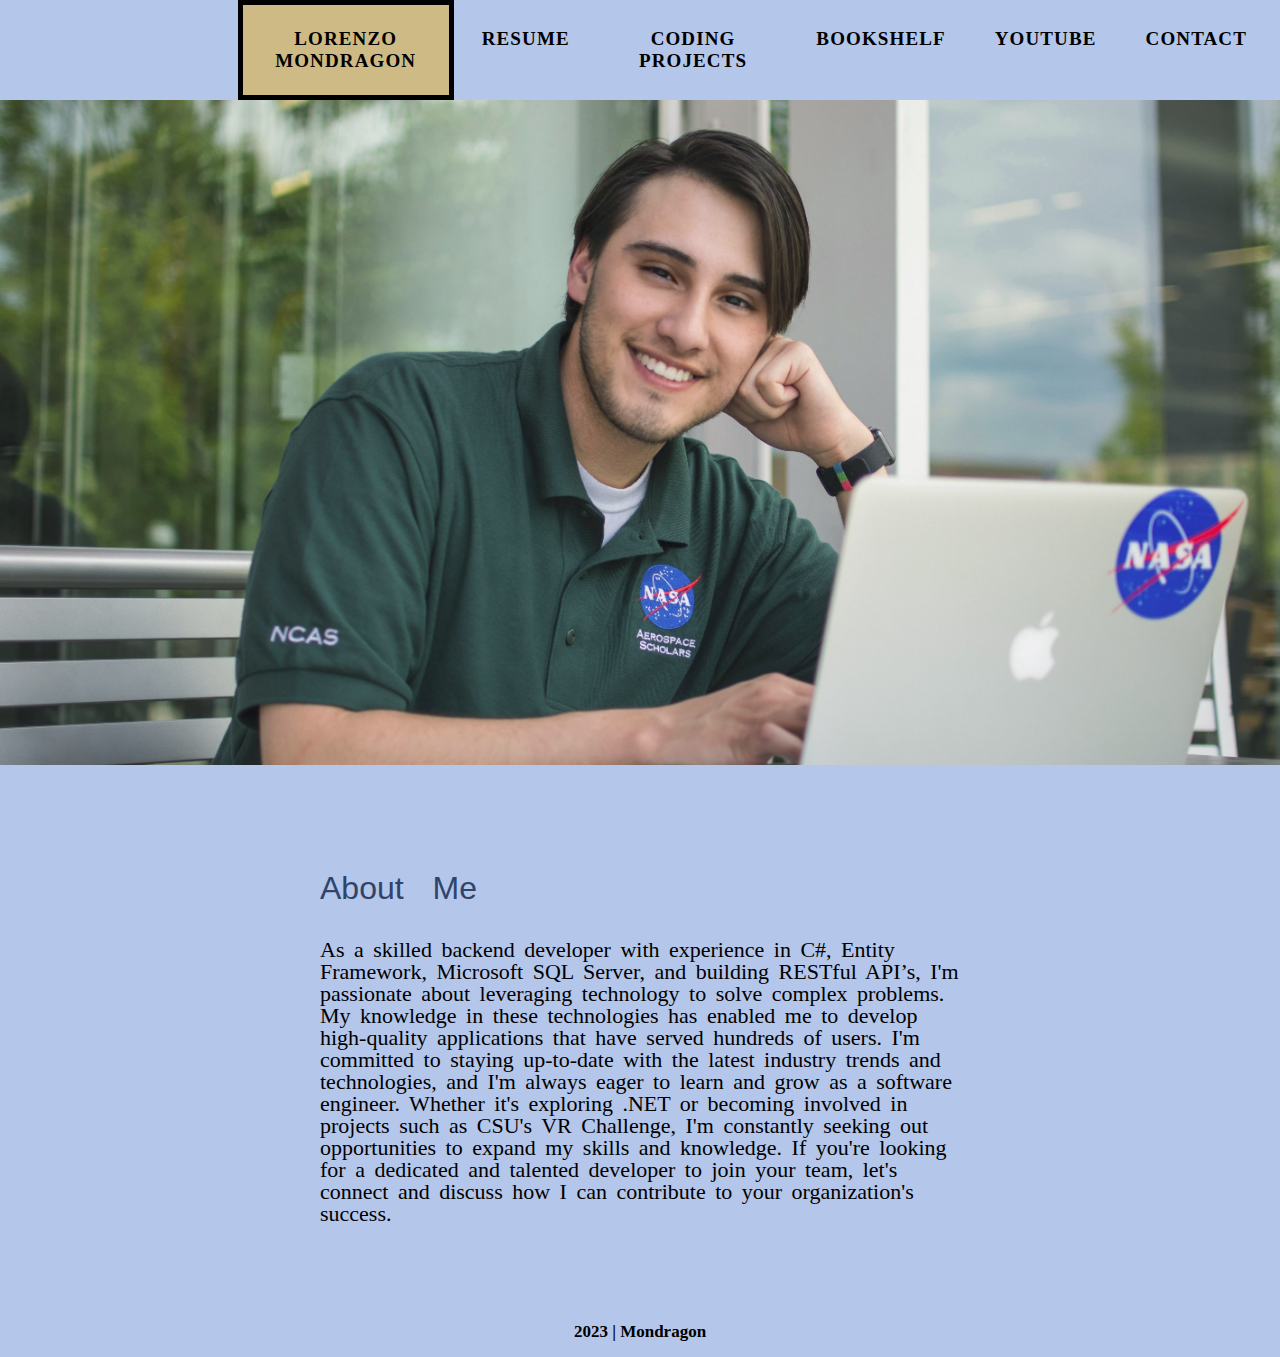
<file: index.html>
<!DOCTYPE html>
<html lang="en">
<head>
    <meta charset="UTF-8">
    <title>Lorenzo Mondragon</title>
    <meta name="description" content="Lorenzo Mondragon is a Web Developer and Student based in Fort Collins, CO">
    <meta name="keywords" content="Developer, Software, Colorado">
    <meta name="author" content="Lorenzo Mondragon">
    <meta name="viewport" content="width=device-width, initial-scale=1.0">
    <link rel="stylesheet" type="text/css" href="css/style.css">
    <link rel="stylesheet" href="https://cdnjs.cloudflare.com/ajax/libs/font-awesome/4.7.0/css/font-awesome.min.css">
</head>
<body>
<div class="topnav" id="myTopnav">
    <div class="name">
        <a href="index.html" class="active">Lorenzo Mondragon</a>
    </div>
    <a href="resume/index.html">Resume</a>
    <a href="projects/index.html">Coding Projects</a>
    <a href="bookshelf/index.html">Bookshelf</a>
    <a href="youtube/index.html">YouTube</a>
    <a href="contact/index.html">Contact</a>
    <a href="javascript:void(0);" class="icon" onclick="myFunction()">
        <i class="fa fa-bars"></i>
    </a>
</div>
    <div class="content">
        <div class="hero-image">
            <img src="images/lorenzo-mondragon-headshot.jpg" alt="Headshot of Lorenzo wearing a NASA polo">
        </div>
        <main>
            <h1>About Me</h1>
            <p>As a skilled backend developer with experience in C#, Entity Framework, Microsoft SQL Server, and building RESTful API’s, I'm passionate about leveraging technology to solve complex problems. My knowledge in these technologies has enabled me to develop high-quality applications that have served hundreds of users.
                I'm committed to staying up-to-date with the latest industry trends and technologies, and I'm always eager to learn and grow as a software engineer. Whether it's exploring .NET or becoming involved in projects such as CSU's VR Challenge, I'm constantly seeking out opportunities to expand my skills and knowledge.
                If you're looking for a dedicated and talented developer to join your team, let's connect and discuss how I can contribute to your organization's success.
                </p>
        </main>
    </div>
    <footer>
        <p>2023 | Mondragon</p>
    </footer>
    <script>
        function myFunction() {
            var x = document.getElementById("myTopnav");
            if (x.className === "topnav") {
              x.className += "responsive";
            } else {
              x.className = "topnav";
            }
          }
    </script>
</body>    
</html>
</file>
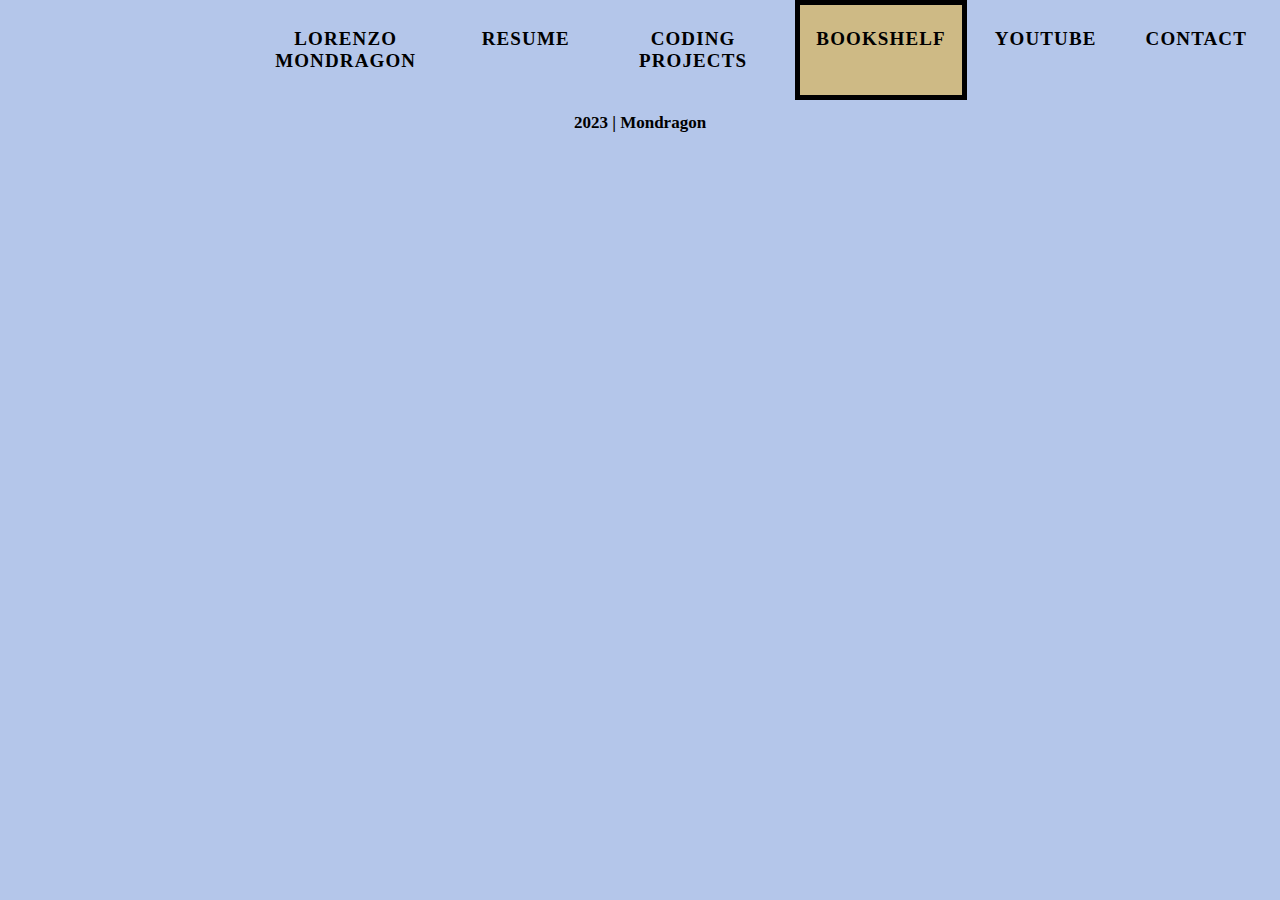
<file: bookshelf/index.html>
<!DOCTYPE html>
<html lang="en">
<head>
    <meta charset="UTF-8">
    <title>BookShelf | Lorenzo Mondragon</title>
    <link rel="stylesheet" type="text/css" href="../css/bookshelf-style.css">
    <link rel="stylesheet" href="https://cdnjs.cloudflare.com/ajax/libs/font-awesome/4.7.0/css/font-awesome.min.css">
</head>
<body>
    <div class="topnav" id="myTopnav">
        <div class="name">
            <a href="../index.html">Lorenzo Mondragon</a>
        </div>
        <a href="../resume/index.html">Resume</a>
        <a href="../projects/index.html">Coding Projects</a>
        <a href="../bookshelf/index.html" class="active">Bookshelf</a>
        <a href="../youtube/index.html">YouTube</a>
        <a href="../contact/index.html">Contact</a>
        <a href="javascript:void(0);" class="icon" onclick="myFunction()">
            <i class="fa fa-bars"></i>
        </a>
    </div>
    <div class="content">
        <main>
           
        </main>
    </div>
    <footer>
        <p>2023 | Mondragon</p>
    </footer>
    <script>
        function myFunction() {
            var x = document.getElementById("myTopnav");
            if (x.className === "topnav") {
              x.className += "responsive";
            } else {
              x.className = "topnav";
            }
          }
    </script>
</body>
</html>
</file>
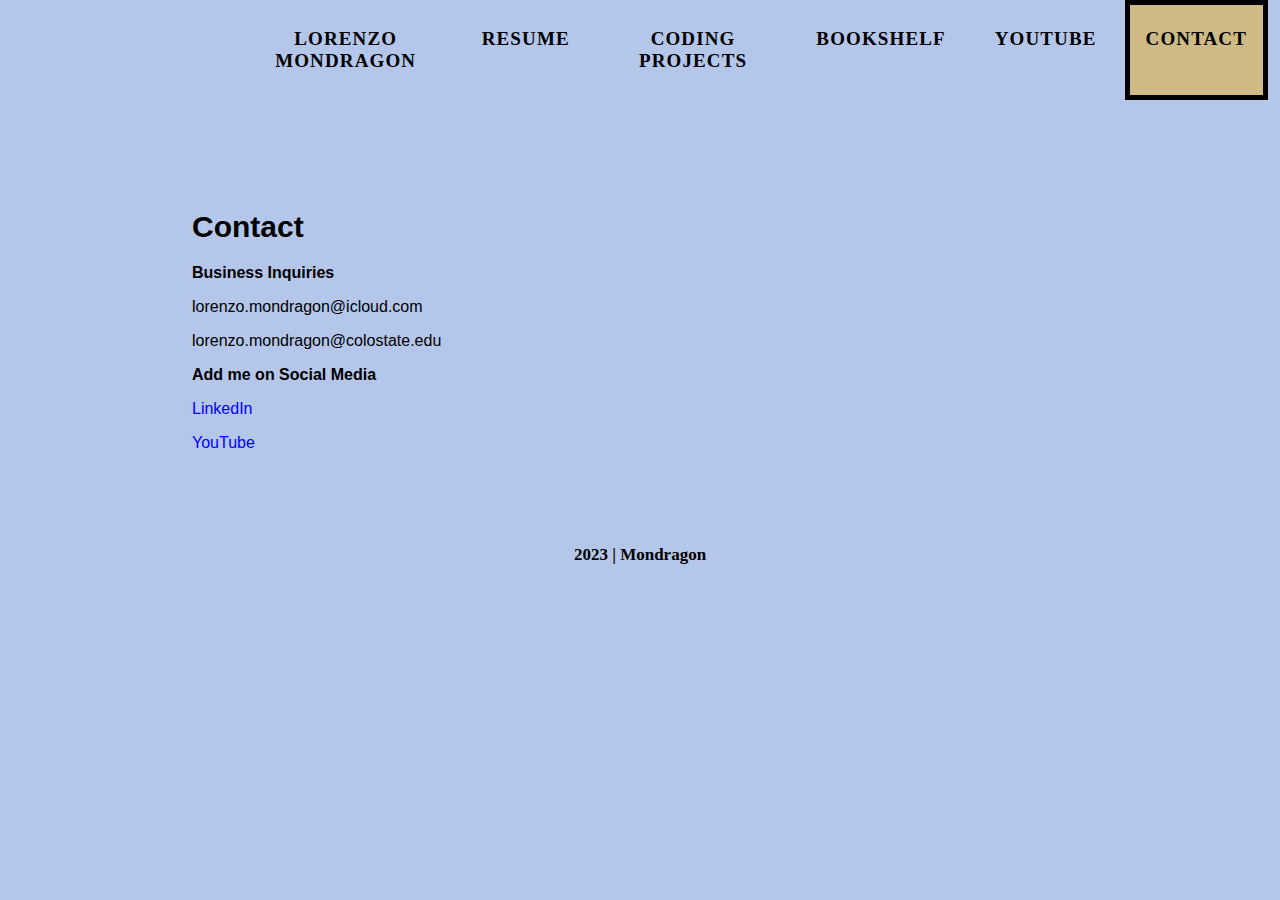
<file: contact/index.html>
<!DOCTYPE html>
<html lang="en">
<head>
    <meta charset="UTF-8">
    <title>Contact | Lorenzo Mondragon</title>
    <meta name="viewport" content="width=device-width, initial-scale=1.0">
    <link rel="stylesheet" type="text/css" href="../css/contact-style.css">
    <link rel="stylesheet" href="https://cdnjs.cloudflare.com/ajax/libs/font-awesome/4.7.0/css/font-awesome.min.css">
</head>
<body>
    <div class="topnav" id="myTopnav">
        <div class="name">
            <a href="../index.html">Lorenzo Mondragon</a>
        </div>
        <a href="../resume/index.html">Resume</a>
        <a href="../projects/index.html">Coding Projects</a>
        <a href="../bookshelf/index.html">Bookshelf</a>
        <a href="../youtube/index.html">YouTube</a>
        <a href="../contact/index.html" class="active">Contact</a>
        <a href="javascript:void(0);" class="icon" onclick="myFunction()">
            <i class="fa fa-bars"></i>
        </a>
    </div>
    <div class="content">
        <main>
           <h1>Contact</h1>
           <p><strong>Business Inquiries</strong></p>
           <p>lorenzo.mondragon@icloud.com</p>
           <p>lorenzo.mondragon@colostate.edu</p>
           <p><strong>Add me on Social Media</strong></p>
           <p><a href="https://www.linkedin.com/in/lorenzo-mondragon/">LinkedIn</a></p>
           <p><a href="https://www.youtube.com/@hey_lo">YouTube</a></p>
        </main>
    </div>
    <footer>
        <p>2023 | Mondragon</p>
    </footer>
    <script>
        function myFunction() {
            var x = document.getElementById("myTopnav");
            if (x.className === "topnav") {
              x.className += "responsive";
            } else {
              x.className = "topnav";
            }
          }
    </script>
</body>
</html>
</file>
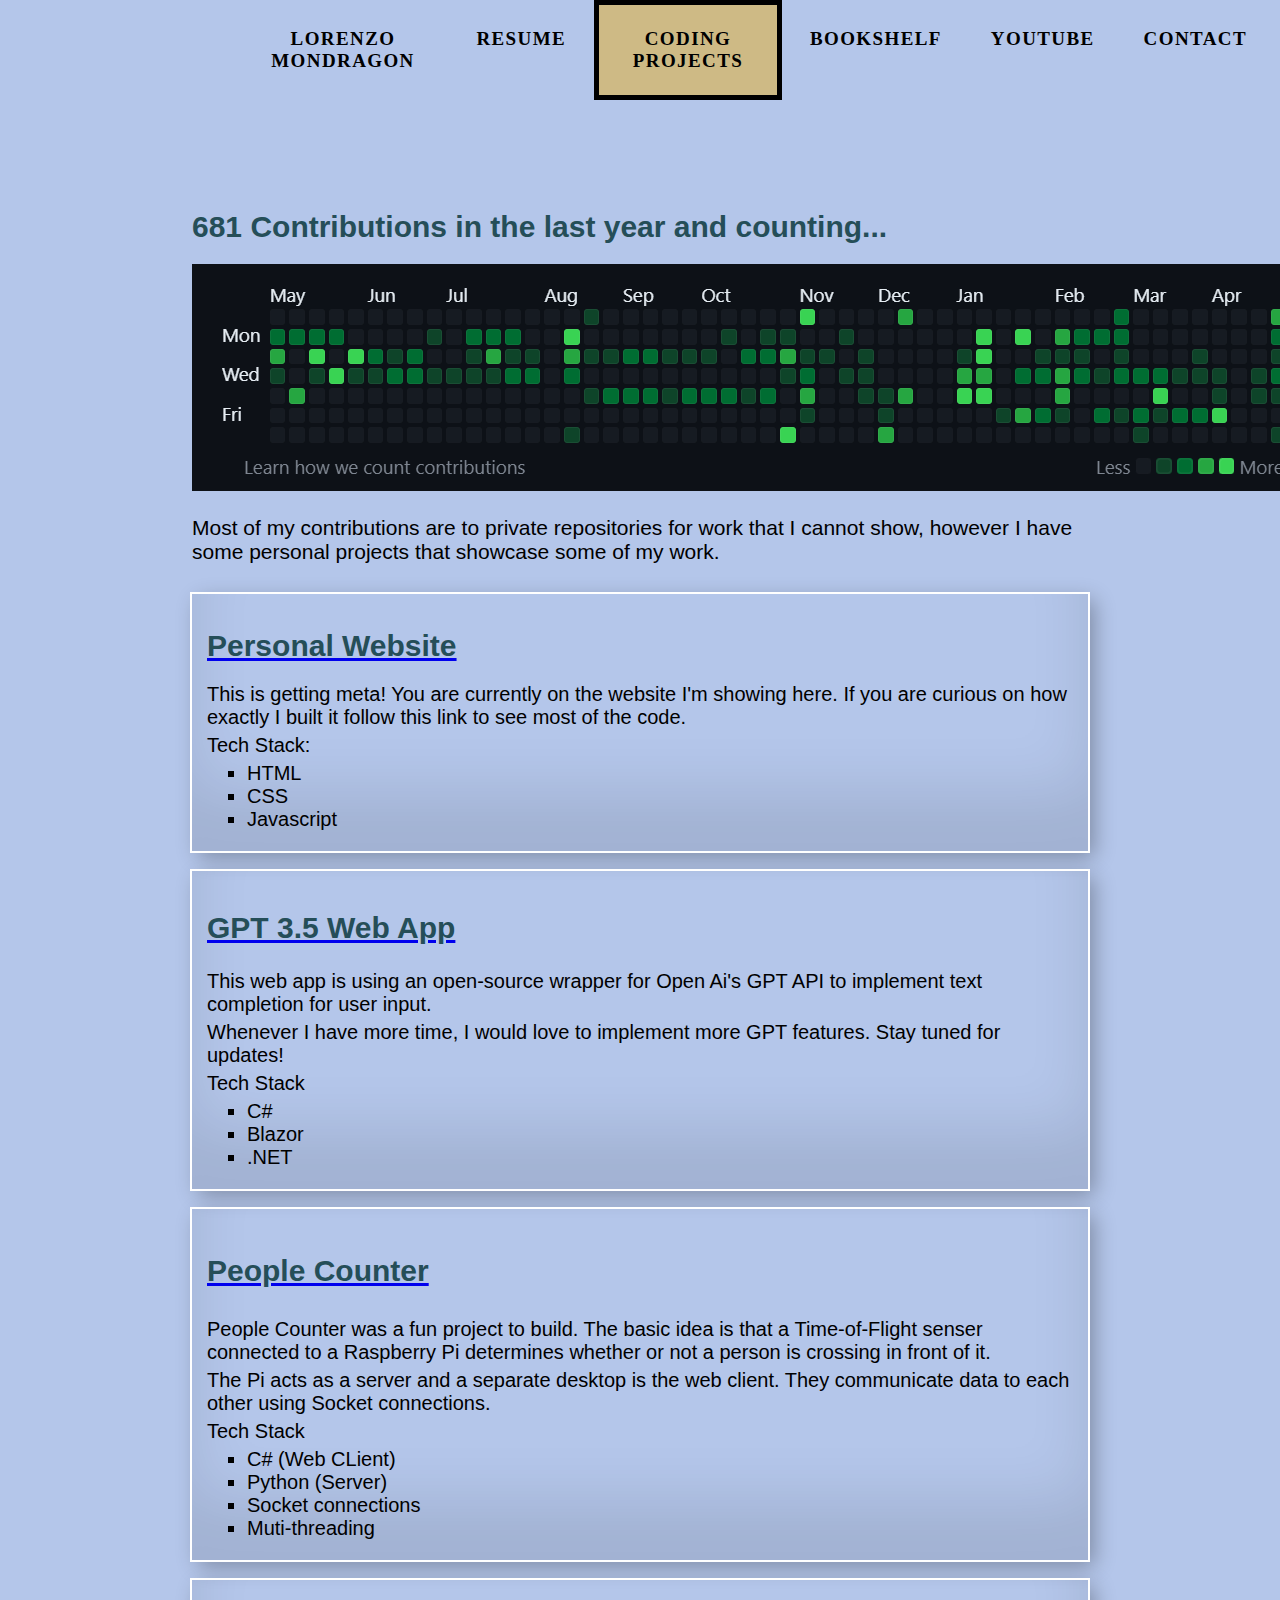
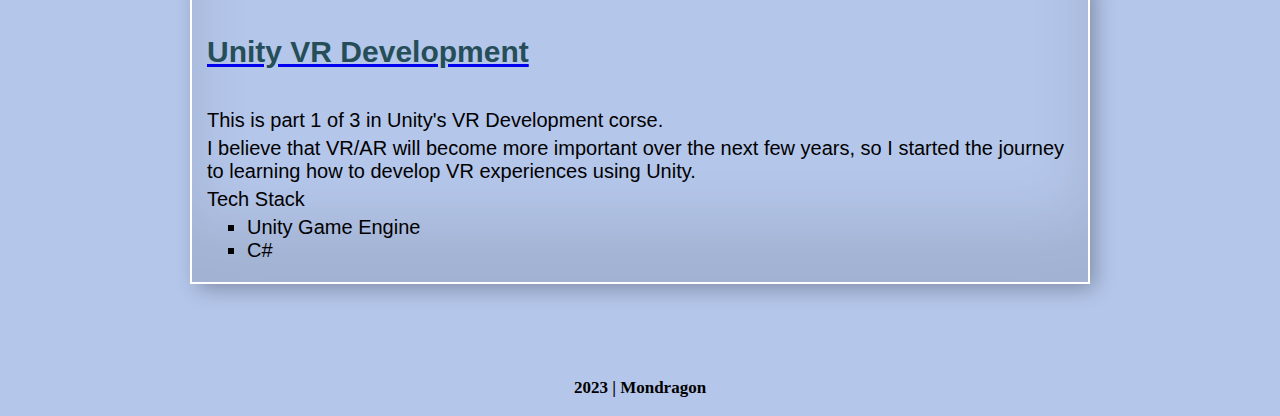
<file: projects/index.html>
<!DOCTYPE html>
<html lang="en">
<head>
    <meta charset="UTF-8">
    <title>Projects | Lorenzo Mondragon</title>
    <link rel="stylesheet" type="text/css" href="../css/projects-style.css">
    <link rel="stylesheet" href="https://cdnjs.cloudflare.com/ajax/libs/font-awesome/4.7.0/css/font-awesome.min.css">
</head>
<body>
    <div class="topnav" id="myTopnav">
        <div class="name">
            <a href="../index.html">Lorenzo Mondragon</a>
        </div>
        <a href="../resume/index.html">Resume</a>
        <a href="../projects/index.html" class="active">Coding Projects</a>
        <a href="../bookshelf/index.html">Bookshelf</a>
        <a href="../youtube/index.html">YouTube</a>
        <a href="../contact/index.html">Contact</a>
        <a href="javascript:void(0);" class="icon" onclick="myFunction()">
            <i class="fa fa-bars"></i>
        </a>
    </div>
    <div class="content">
        <main>
            <div class="intro">
                <h1>681 Contributions in the last year and counting...</h1>
                <img src="../images/GitHub Heatmap.png" alt="Heatmap calendar of the number of contributions on GitHub">
                <p>Most of my contributions are to private repositories for work that I cannot show, however I have some personal projects that showcase some of my work.</p>
            </div>
            <div class="p1">
                <a href="https://github.com/Ldragon27/Ldragon27.github.io"><h1>Personal Website</h1></a>
                <p>This is getting meta! You are currently on the website I'm showing here. If you are curious on how exactly I built it follow this link to see most of the code.</p>
                <p>Tech Stack:</p>
                <ul>
                    <li>HTML</li>
                    <li>CSS</li>
                    <li>Javascript</li>
                </ul>
            </div>
            <div class="p2">
                <a href="https://github.com/Ldragon27/ChatGPTProofOfConcept"><h2>GPT 3.5 Web App</h2></a>
                <p>This web app is using an open-source wrapper for Open Ai's GPT API to implement text completion for user input.</p>
                <p>Whenever I have more time, I would love to implement more GPT features. Stay tuned for updates!</p>
                <p>Tech Stack</p>
                <ul>
                    <li>C#</li>
                    <li>Blazor</li>
                    <li>.NET</li>
                </ul>
            </div>
            <div class="p3">
                <a href="https://github.com/Ldragon27/ClassroomMonitor"><h3>People Counter</h3></a>
                <p>People Counter was a fun project to build. The basic idea is that a Time-of-Flight senser connected to a Raspberry Pi determines whether or not a person is crossing in front of it.</p>
                <p>The Pi acts as a server and a separate desktop is the web client. They communicate data to each other using Socket connections.</p>
                <p>Tech Stack</p>
                <ul>
                    <li>C# (Web CLient)</li>
                    <li>Python (Server)</li>
                    <li>Socket connections</li>
                    <li>Muti-threading</li>
                </ul>
            </div>
            <div class="p4">
                <a href="https://github.com/Ldragon27/VR-Basics"><h4>Unity VR Development</h4></a>
                <p>This is part 1 of 3 in Unity's VR Development corse.</p>
                <p>I believe that VR/AR will become more important over the next few years, so I started the journey to learning how to develop VR experiences using Unity.</p>
                <p>Tech Stack</p>
                <ul>
                    <li>Unity Game Engine</li>
                    <li>C#</li>
                </ul>
            </div>
        </main>
    </div>
    <footer>
        <p>2023 | Mondragon</p>
    </footer>
    <script>
        function myFunction() {
            var x = document.getElementById("myTopnav");
            if (x.className === "topnav") {
              x.className += "responsive";
            } else {
              x.className = "topnav";
            }
          }
    </script>
</body>
</html>
</file>
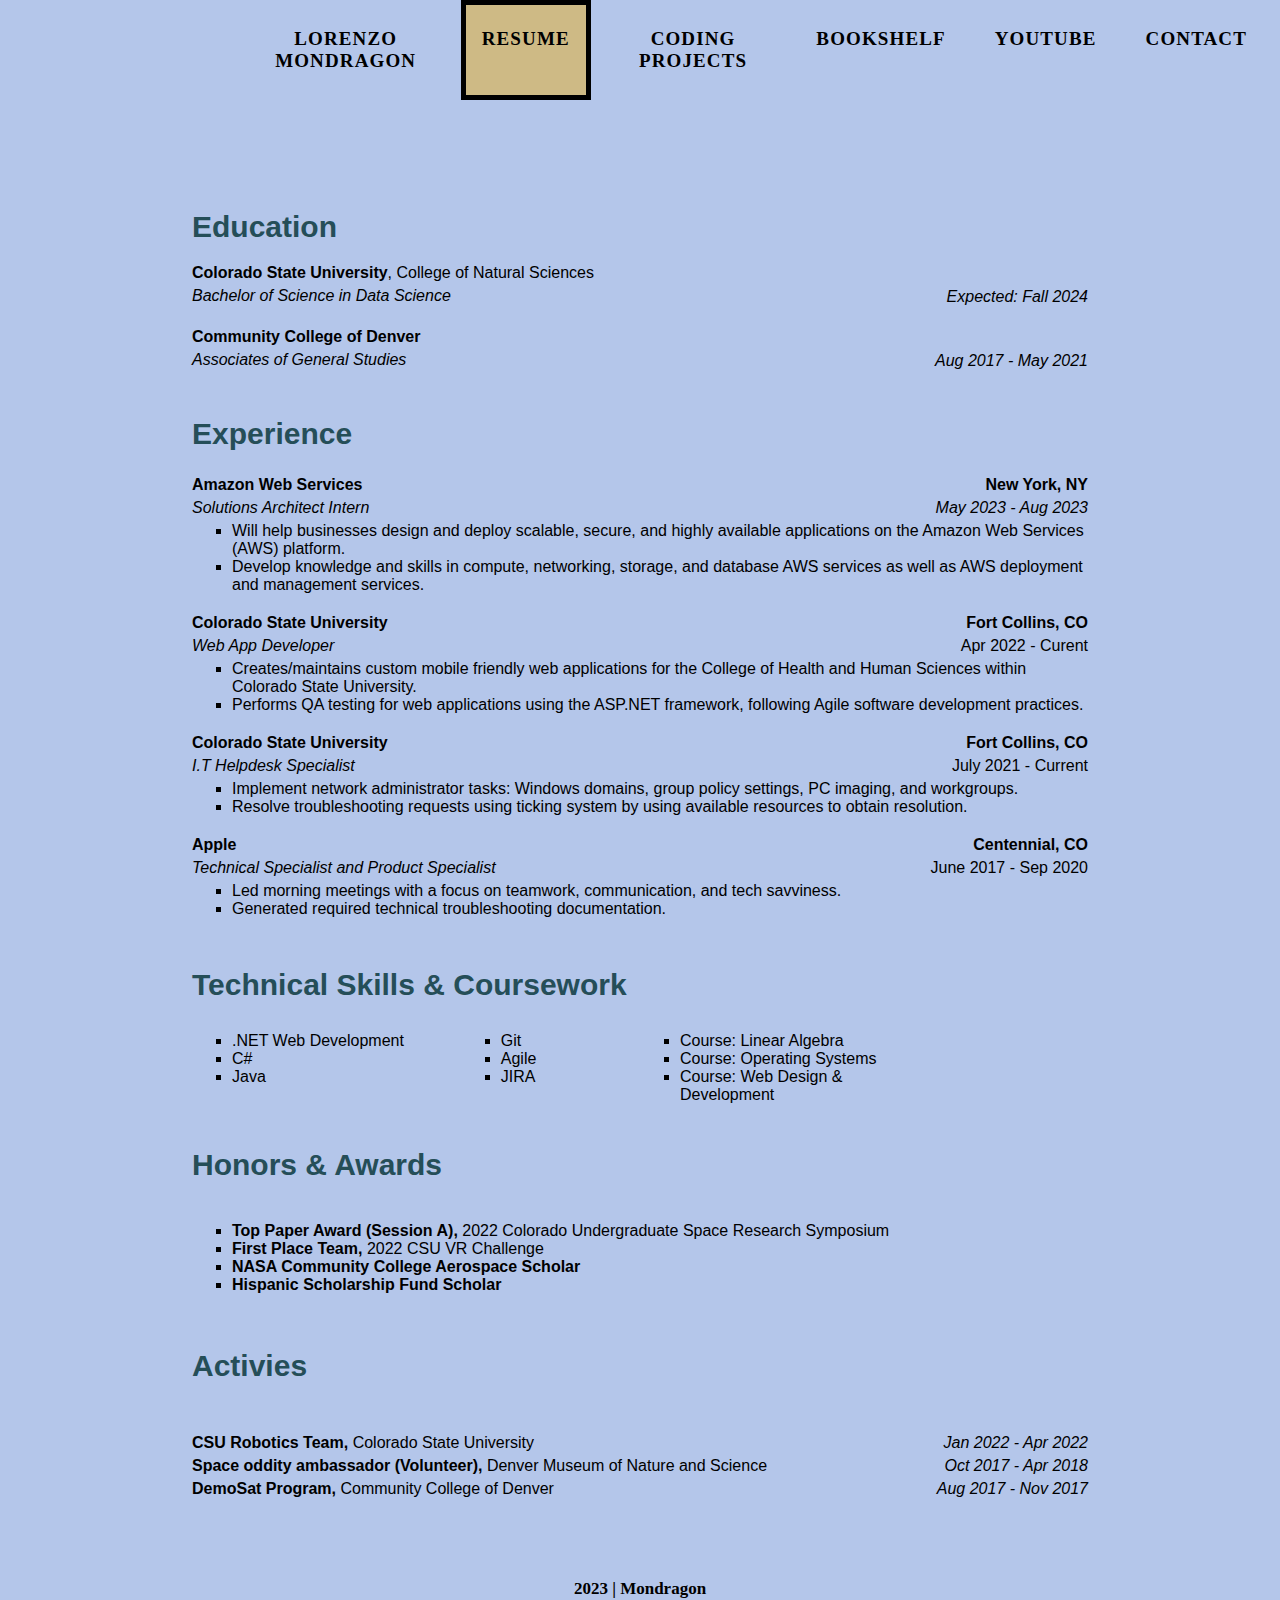
<file: resume/index.html>
<!DOCTYPE HTML>
<html lang="en">
<head>
    <meta charset="UTF-8">
    <title>Resume | Lorenzo Mondragon</title>
    <meta name="viewport" content="width=device-width, initial-scale=1.0">
    <link rel="stylesheet" type="text/css" href="../css/resume-style.css">
    <link rel="stylesheet" href="https://cdnjs.cloudflare.com/ajax/libs/font-awesome/4.7.0/css/font-awesome.min.css">
</head>
<body>
    <div class="topnav" id="myTopnav">
        <div class="name">
            <a href="../index.html">Lorenzo Mondragon</a>
        </div>
        <a href="../resume/index.html" class="active">Resume</a>
        <a href="../projects/index.html">Coding Projects</a>
        <a href="../bookshelf/index.html">Bookshelf</a>
        <a href="../youtube/index.html">YouTube</a>
        <a href="../contact/index.html">Contact</a>
        <a href="javascript:void(0);" class="icon" onclick="myFunction()">
            <i class="fa fa-bars"></i>
        </a>
    </div>
    <div class="content">
        <main>
            <h1>Education</h1>
            <div class="education">
                <div class="college-left">
                    <p><strong>Colorado State University</strong>, College of Natural Sciences</p>            
                    <p><em>Bachelor of Science in Data Science</em></p>
                    <br>
                    <p><strong>Community College of Denver</strong></p>            
                    <p><em>Associates of General Studies</em></p>
                </div>
                <div class="college-right">
                    <p><em>Expected: Fall 2024</em></p>
                    <p><em>Aug 2017 - May 2021</em></p>
                </div>
            </div>
            <h2>Experience</h2>  
            <div class="experience">
                <div class="job1">
                    <div class="job-row-1">
                        <div class="job1-left">
                            <p><strong>Amazon Web Services</strong></p>
                            <p><em>Solutions Architect Intern</em></p>
                        </div>
                        <div class="job1-right">
                            <p><strong>New York, NY</strong></p>
                            <p><em>May 2023 - Aug 2023</em></p>
                        </div>
                    </div>
                    <div class="job-row-2">
                        <div class="job1-bullet">
                            <ul>
                                <li>Will help businesses design and deploy scalable, secure, and highly available applications on the Amazon Web Services (AWS) platform.</li>
                                <li>Develop knowledge and skills in compute, networking, storage, and database AWS services as well as AWS deployment and management services.</li>
                            </ul>
                        </div>
                    </div>
                </div>
                <div class="job2">
                    <div class="job-row-1">
                        <div class="job2-left">
                            <p><strong>Colorado State University</strong></p>
                            <p><em>Web App Developer</em></p>
                        </div>
                        <div class="job2-right">
                            <p><strong>Fort Collins, CO</strong></p>
                            <p>Apr 2022 - Curent</p>
                        </div>
                    </div>
                    <div class="job-row-2">
                        <ul>
                            <li>Creates/maintains custom mobile friendly web applications for the College of Health and Human Sciences within Colorado State University.</li>
                            <li>Performs QA testing for web applications using the ASP.NET framework, following Agile software 
                                development practices.</li>
                        </ul>
                    </div>
                </div>
                <div class="job3">
                    <div class="job-row-1">
                        <div class="job3-left">
                            <p><strong>Colorado State University</strong></p>
                            <p><em>I.T Helpdesk Specialist</em></p>
                        </div>
                        <div class="job3-right">
                            <p><strong>Fort Collins, CO</strong></p>
                            <p>July 2021 - Current</p>
                        </div>
                    </div>
                    <div class="job-row-2">
                        <ul>
                            <li>Implement network administrator tasks: Windows domains, group policy settings, 
                                PC imaging, and workgroups.</li>
                            <li>Resolve troubleshooting requests using ticking system by using available resources to obtain resolution.</li>
                        </ul>
                    </div>
                </div>
                <div class="job4">
                    <div class="job-row-1">
                        <div class="job4-left">
                            <p><strong>Apple</strong></p>
                            <p><em>Technical Specialist and Product Specialist</em></p>
                        </div>
                        <div class="job4-right">
                            <p><strong>Centennial, CO</strong></p>
                            <p>June 2017 - Sep 2020</p>
                        </div>
                    </div>
                    <div class="job-row-2">
                        <ul>
                            <li>Led morning meetings with a focus on teamwork, communication, and tech savviness.</li>
                            <li>Generated required technical troubleshooting documentation.</li>
                        </ul>
                    </div>
                </div>      
            </div>
            <h3>Technical Skills & Coursework</h3>
            <div class="techskills">
                <div class="skills-left">
                    <ul>
                        <li>.NET Web Development</li>
                        <li>C#</li>
                        <li>Java</li>
                    </ul>
                </div>
                <div class="skills-center">
                    <ul>
                        <li>Git</li>
                        <li>Agile</li>
                        <li>JIRA</li>
                    </ul>
                </div>
                <div class="skills-right">
                    <ul>
                        <li>Course: Linear Algebra</li>
                        <li>Course: Operating Systems</li>
                        <li>Course: Web Design & Development</li>
                    </ul>
                </div>  
            </div>
            <h4>Honors & Awards</h4>
            <div class="honors-wrapper">
                <div class="honors">
                    <ul>
                        <li><strong>Top Paper Award (Session A),</strong> 2022 Colorado Undergraduate Space Research Symposium</li>
                        <li><strong>First Place Team,</strong> 2022 CSU VR Challenge</li>
                        <li><strong>NASA Community College Aerospace Scholar</strong></li>
                        <li><strong>Hispanic Scholarship Fund Scholar</strong></li>
                    </ul>
                </div>
            </div>
            <h5>Activies</h5>
            <div class="activites-wrapper">
                <div class="activites-left">
                    <p><strong>CSU Robotics Team, </strong>Colorado State University</p>            
                    <p><strong>Space oddity ambassador (Volunteer), </strong>Denver Museum of Nature and Science</p>
                    <p><strong>DemoSat Program, </strong>Community College of Denver</p>    
                </div>
                <div class="activites-right">
                    <p><em>Jan 2022 - Apr 2022</em></p>
                    <p><em>Oct 2017 - Apr 2018</em></p>
                    <p><em>Aug 2017 - Nov 2017</em></p>
                </div>  
            </div>
        </main>
    </div>
    <footer>
        <p>2023 | Mondragon</p>
    </footer>
    <script>
        function myFunction() {
            var x = document.getElementById("myTopnav");
            if (x.className === "topnav") {
              x.className += "responsive";
            } else {
              x.className = "topnav";
            }
          }
    </script>
</body>
</html>
</file>
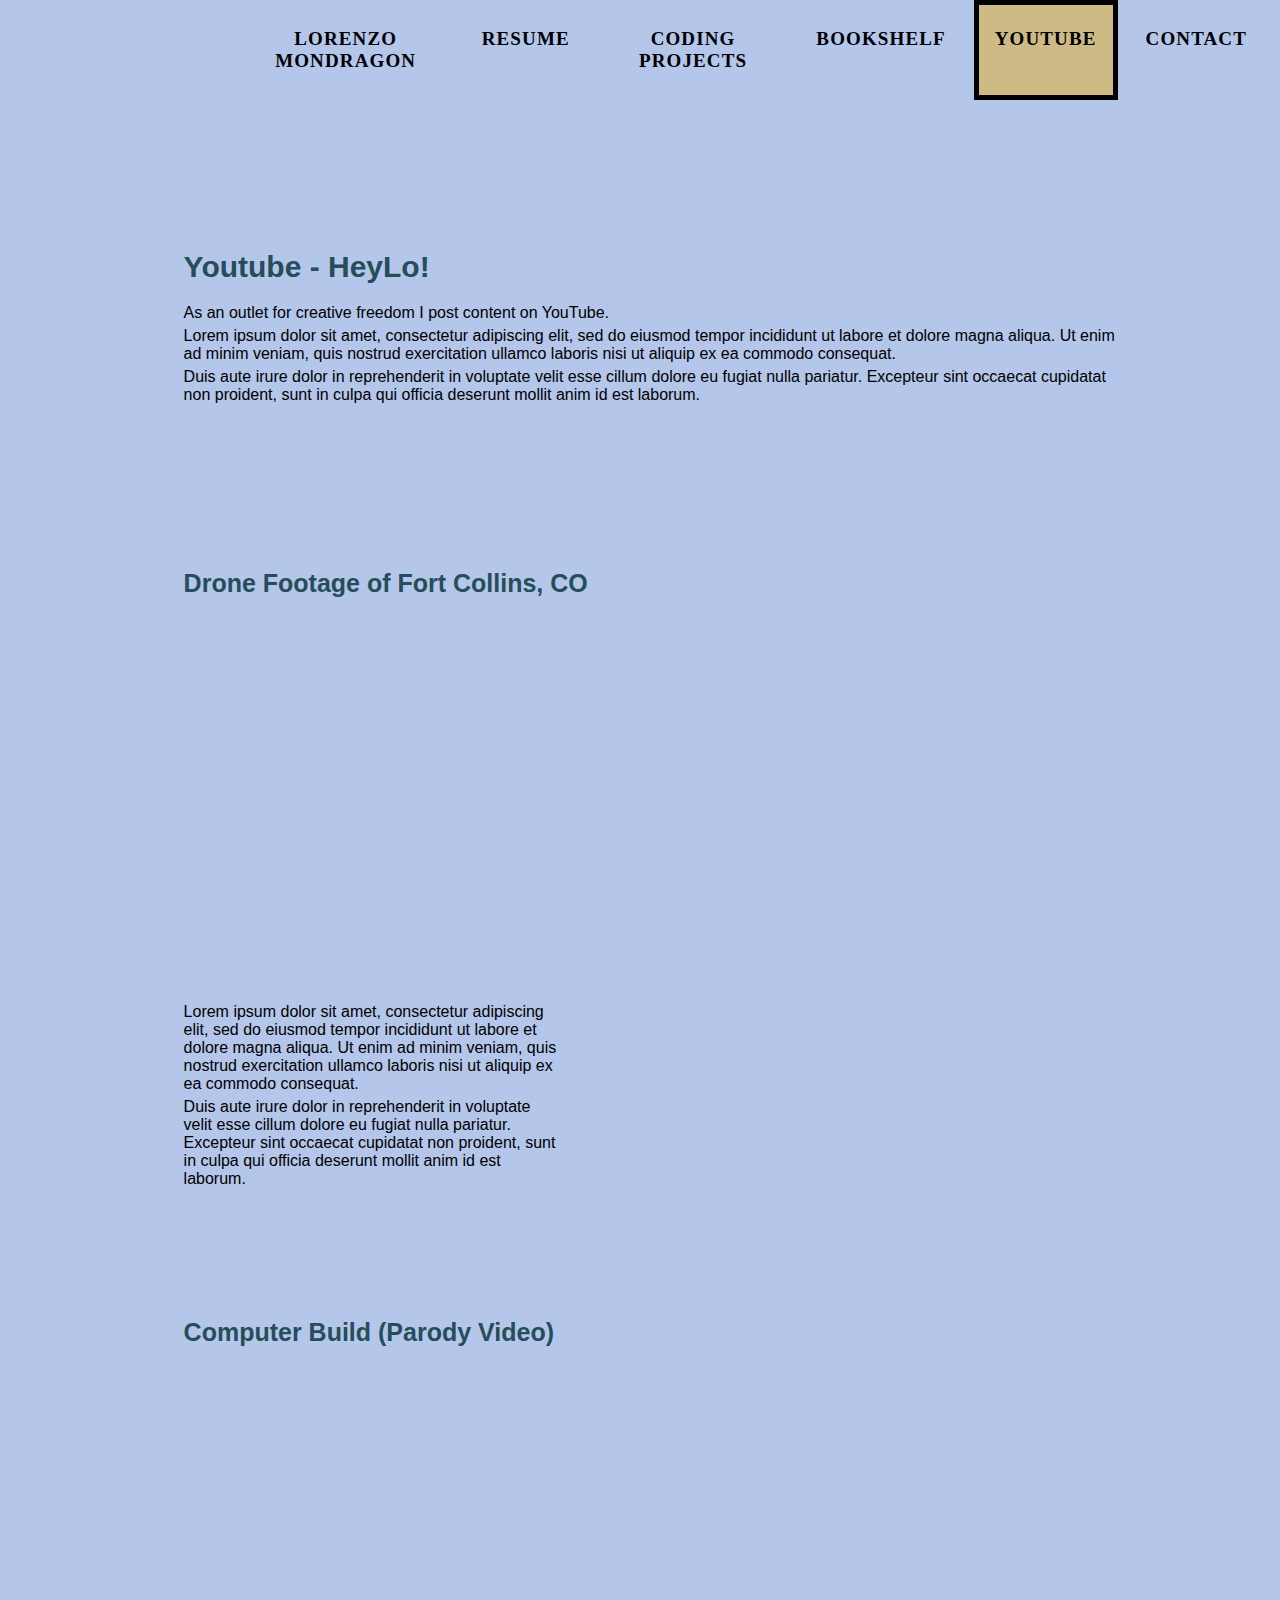
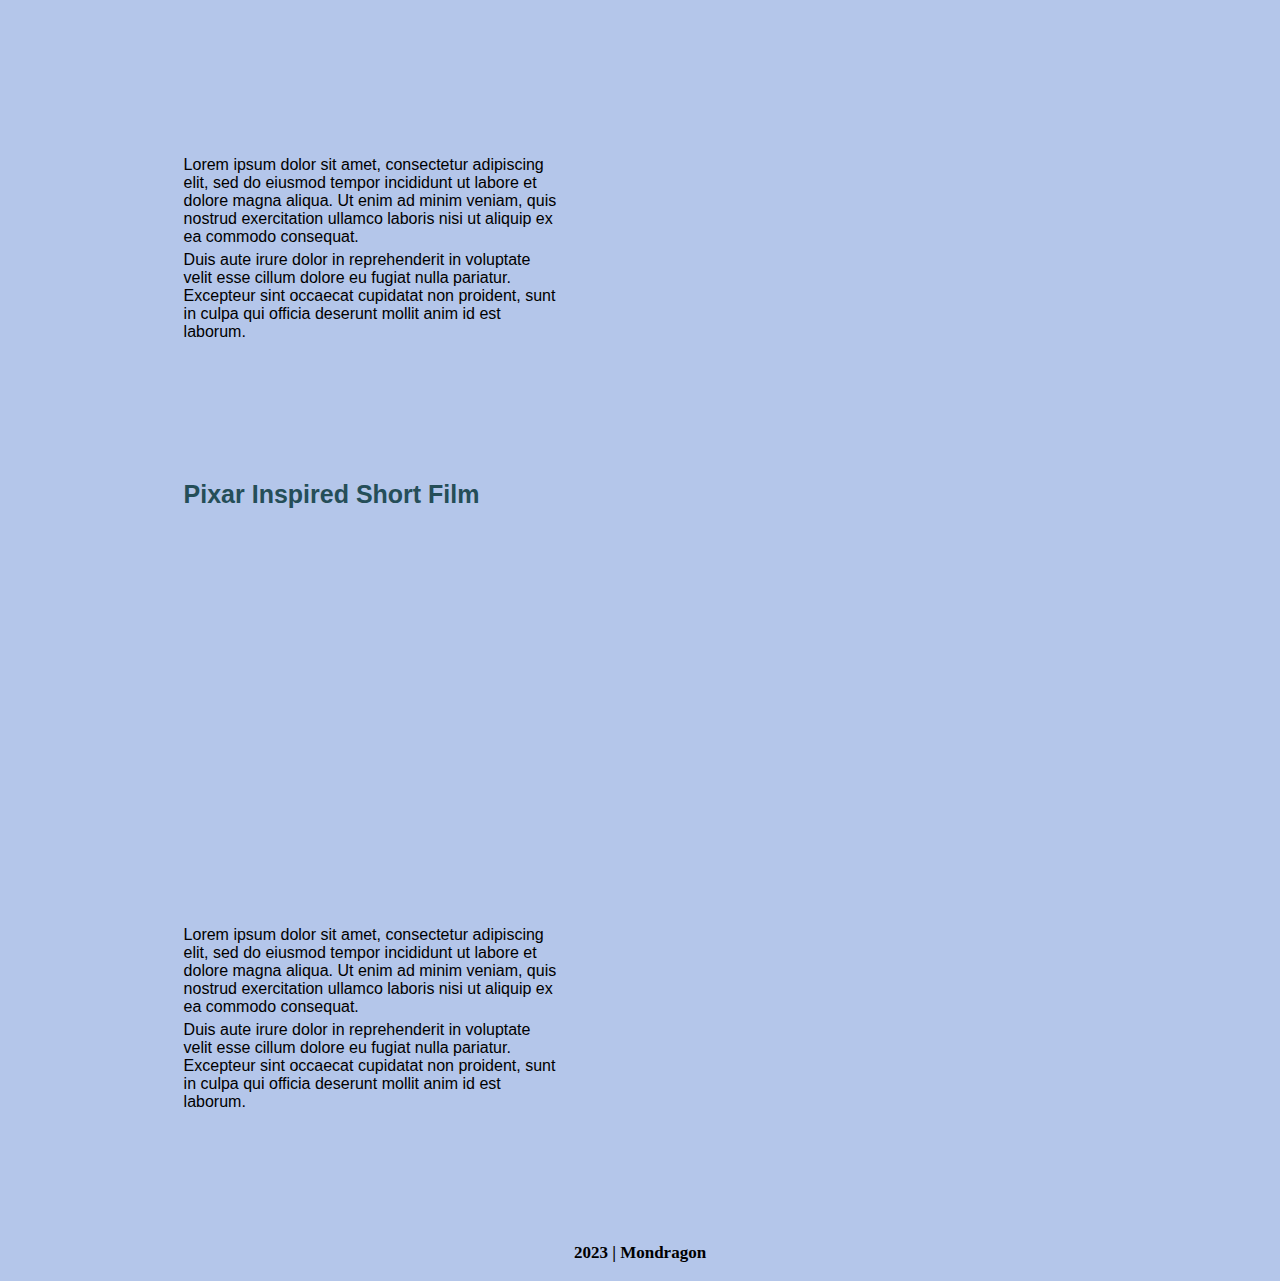
<file: youtube/index.html>
<!DOCTYPE html>
<html lang="en">
<head>
    <meta charset="UTF-8">
    <title>Videos | Lorenzo Mondragon</title>
    <meta name="viewport" content="width=device-width, initial-scale=1.0">
    <link rel="stylesheet" type="text/css" href="../css/youtube-style.css">
    <link rel="stylesheet" href="https://cdnjs.cloudflare.com/ajax/libs/font-awesome/4.7.0/css/font-awesome.min.css">
</head>
<body>
    <div class="topnav" id="myTopnav">
        <div class="name">
            <a href="../index.html">Lorenzo Mondragon</a>
        </div>
        <a href="../resume/index.html">Resume</a>
        <a href="../projects/index.html">Coding Projects</a>
        <a href="../bookshelf/index.html">Bookshelf</a>
        <a href="../youtube/index.html" class="active">YouTube</a>
        <a href="../contact/index.html">Contact</a>
        <a href="javascript:void(0);" class="icon" onclick="myFunction()">
            <i class="fa fa-bars"></i>
        </a>
    </div>
    <div class="content">
        <main>
            <div class="about">
                <h1>Youtube - HeyLo!</h1>
                <p>As an outlet for creative freedom I post content on YouTube.</p>
                <p>Lorem ipsum dolor sit amet, consectetur adipiscing elit, sed do eiusmod tempor incididunt ut labore et dolore magna aliqua. Ut enim ad minim veniam, quis nostrud exercitation ullamco laboris nisi ut aliquip ex ea commodo consequat.</p>
                <p>Duis aute irure dolor in reprehenderit in voluptate velit esse cillum dolore eu fugiat nulla pariatur. Excepteur sint occaecat cupidatat non proident, sunt in culpa qui officia deserunt mollit anim id est laborum.</p>
            </div>
            <div class="item-1">
                <div class="drone-video">
                    <h2>Drone Footage of Fort Collins, CO</h2>
                    <iframe defer="true" async="true" loading="lazy" width="550" height="305" 
                    src="https://www.youtube.com/embed/DSvg7OjB6tM" title="YouTube video player" frameborder="0" allow="accelerometer; autoplay; clipboard-write; encrypted-media; gyroscope; picture-in-picture; web-share" allowfullscreen>
                    </iframe>
                </div>
                <div class="drone-text">
                    <p>Lorem ipsum dolor sit amet, consectetur adipiscing elit, sed do eiusmod tempor incididunt ut labore et dolore magna aliqua. Ut enim ad minim veniam, quis nostrud exercitation ullamco laboris nisi ut aliquip ex ea commodo consequat.</p>
                    <p>Duis aute irure dolor in reprehenderit in voluptate velit esse cillum dolore eu fugiat nulla pariatur. Excepteur sint occaecat cupidatat non proident, sunt in culpa qui officia deserunt mollit anim id est laborum.</p>                </div>
            </div>
            <div class="item-2">
                <div class="itx-video">
                    <h3>Computer Build (Parody Video)</h3>
                    <iframe defer="true" async="true" loading="lazy" width="550" height="305" 
                    src="https://www.youtube.com/embed/kQ4pzXxNHLo" title="YouTube video player" frameborder="0" allow="accelerometer; autoplay; clipboard-write; encrypted-media; gyroscope; picture-in-picture; web-share" allowfullscreen>
                    </iframe>
                </div>
                <div class="itx-text">
                    <p>Lorem ipsum dolor sit amet, consectetur adipiscing elit, sed do eiusmod tempor incididunt ut labore et dolore magna aliqua. Ut enim ad minim veniam, quis nostrud exercitation ullamco laboris nisi ut aliquip ex ea commodo consequat.</p>
                    <p>Duis aute irure dolor in reprehenderit in voluptate velit esse cillum dolore eu fugiat nulla pariatur. Excepteur sint occaecat cupidatat non proident, sunt in culpa qui officia deserunt mollit anim id est laborum.</p>
                </div>
            </div>
            <div class="item-3">
                <div class="sev-video">
                    <h4>Pixar Inspired Short Film</h4>
                    <iframe defer="true" async="true" loading="lazy" width="550" height="305" 
                    src="https://www.youtube.com/embed/kG80F62L5pc" title="YouTube video player" frameborder="0" allow="accelerometer; autoplay; clipboard-write; encrypted-media; gyroscope; picture-in-picture; web-share" allowfullscreen>
                </iframe>
                </div>
                <div class="sev-text">
                    <p>Lorem ipsum dolor sit amet, consectetur adipiscing elit, sed do eiusmod tempor incididunt ut labore et dolore magna aliqua. Ut enim ad minim veniam, quis nostrud exercitation ullamco laboris nisi ut aliquip ex ea commodo consequat.</p>
                    <p>Duis aute irure dolor in reprehenderit in voluptate velit esse cillum dolore eu fugiat nulla pariatur. Excepteur sint occaecat cupidatat non proident, sunt in culpa qui officia deserunt mollit anim id est laborum.</p>
                </div>
            </div>
        </main>
    </div>
    <footer>
        <p>2023 | Mondragon</p>
    </footer>
    <script>
        function myFunction() {
            var x = document.getElementById("myTopnav");
            if (x.className === "topnav") {
              x.className += "responsive";
            } else {
              x.className = "topnav";
            }
          }
    </script>
</body>
</html>
</file>
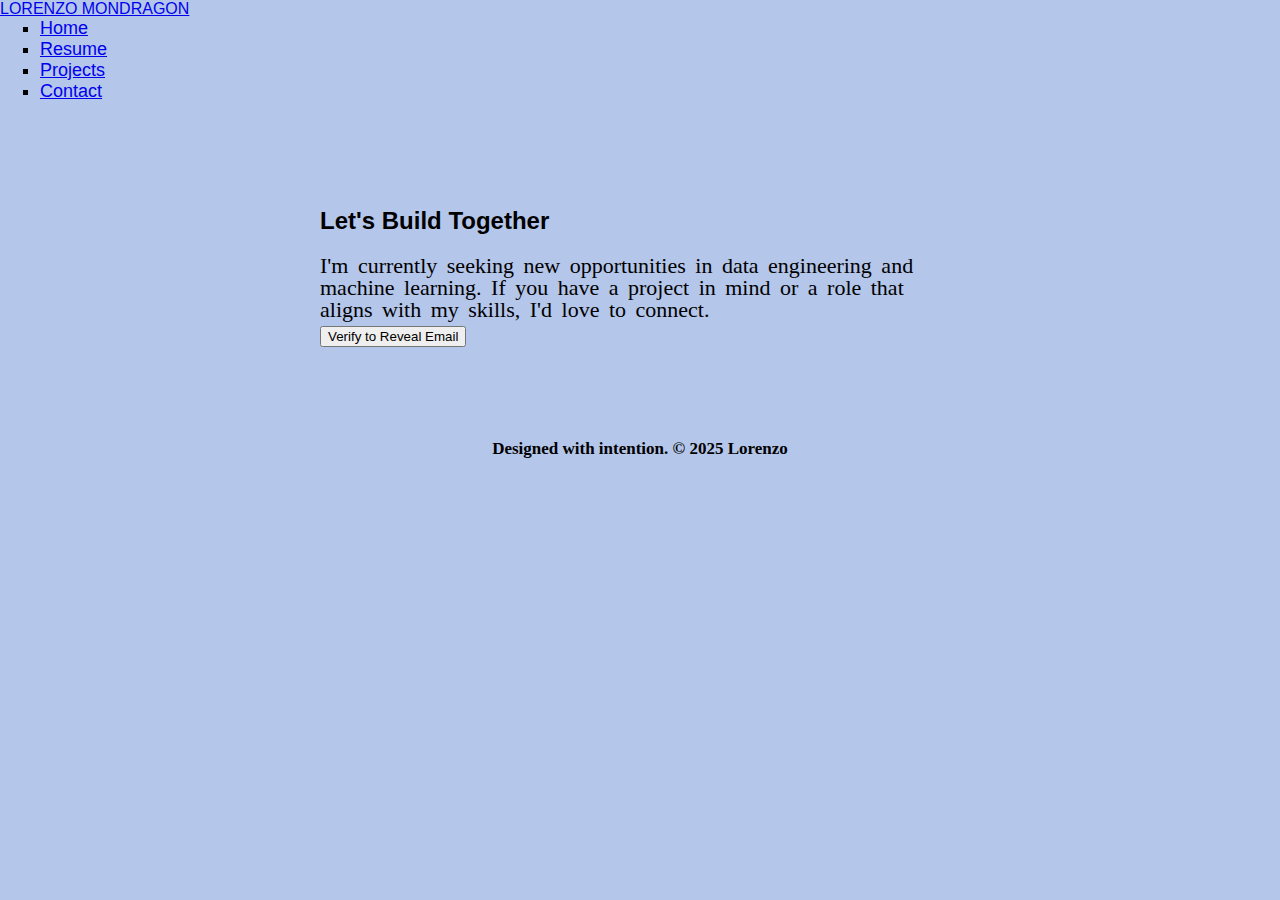
<file: contact.html>
<!DOCTYPE html>
<html lang="en">
<head>
    <meta charset="UTF-8">
    <meta name="viewport" content="width=device-width, initial-scale=1.0">
    <title>Contact | Lorenzo</title>
    <link rel="stylesheet" href="css/style.css">
    <link href="https://fonts.googleapis.com/css2?family=Inter:wght@400;500;700&display=swap" rel="stylesheet">
    <!-- Add the reCAPTCHA v3 API script. -->
    <script src="https://www.google.com/recaptcha/api.js?render=6LdOaporAAAAAKLevG8MtOFvp6YO4TUDkuuvAIcz"></script>
</head>
<body>
    <header>
        <nav>
            <a href="index.html" class="logo">LORENZO MONDRAGON</a>
            <ul>
                <li><a href="index.html">Home</a></li>
                <li><a href="resume.html">Resume</a></li>
                <li><a href="projects.html">Projects</a></li>
                <li><a href="contact.html" class="active">Contact</a></li>
            </ul>
        </nav>
    </header>

    <main class="main-content">
        <section class="contact-section">
            <h2>Let's Build Together</h2>
            <p>I'm currently seeking new opportunities in data engineering and machine learning. If you have a project in mind or a role that aligns with my skills, I'd love to connect.</p>
            
            <div id="contact-container">
                 <!-- This button will trigger the reCAPTCHA verification. -->
                 <button id="reveal-button" class="btn btn-primary">Verify to Reveal Email</button>
                 
                 <!-- The revealed email link will be dynamically inserted here by JavaScript after success. -->
                 <div id="email-reveal" class="email-reveal-container"></div>
            </div>
        </section>
    </main>

    <footer class="site-footer">
        <p>Designed with intention. &copy; 2025 Lorenzo</p>
    </footer>

    <script>
        const revealButton = document.getElementById('reveal-button');
        const emailContainer = document.getElementById('email-reveal');
        const recaptchaSiteKey = '6LdOaporAAAAAKLevG8MtOFvp6YO4TUDkuuvAIcz';

        revealButton.addEventListener('click', () => {
            grecaptcha.ready(function() {
                grecaptcha.execute(recaptchaSiteKey, {action: 'contact'}).then(function(token) {
                    // For a static site, generating the token is sufficient proof that the user passed the initial check.
                    
                    // A simple way to hide the email from basic scrapers.
                    const user = 'lorenzo.mondragon';
                    const domain = 'icloud.com'; // Change this to your actual email domain
                    const email = `${user}@${domain}`;

                    // Create a clickable mailto link and display it.
                    emailContainer.innerHTML = `<a href="mailto:${email}" class="btn btn-primary revealed-email">Click to Email: ${email}</a>`;

                    // Hide the initial button to prevent multiple clicks.
                    revealButton.style.display = 'none';
                });
            });
        });
    </script>
</body>
</html>
</file>
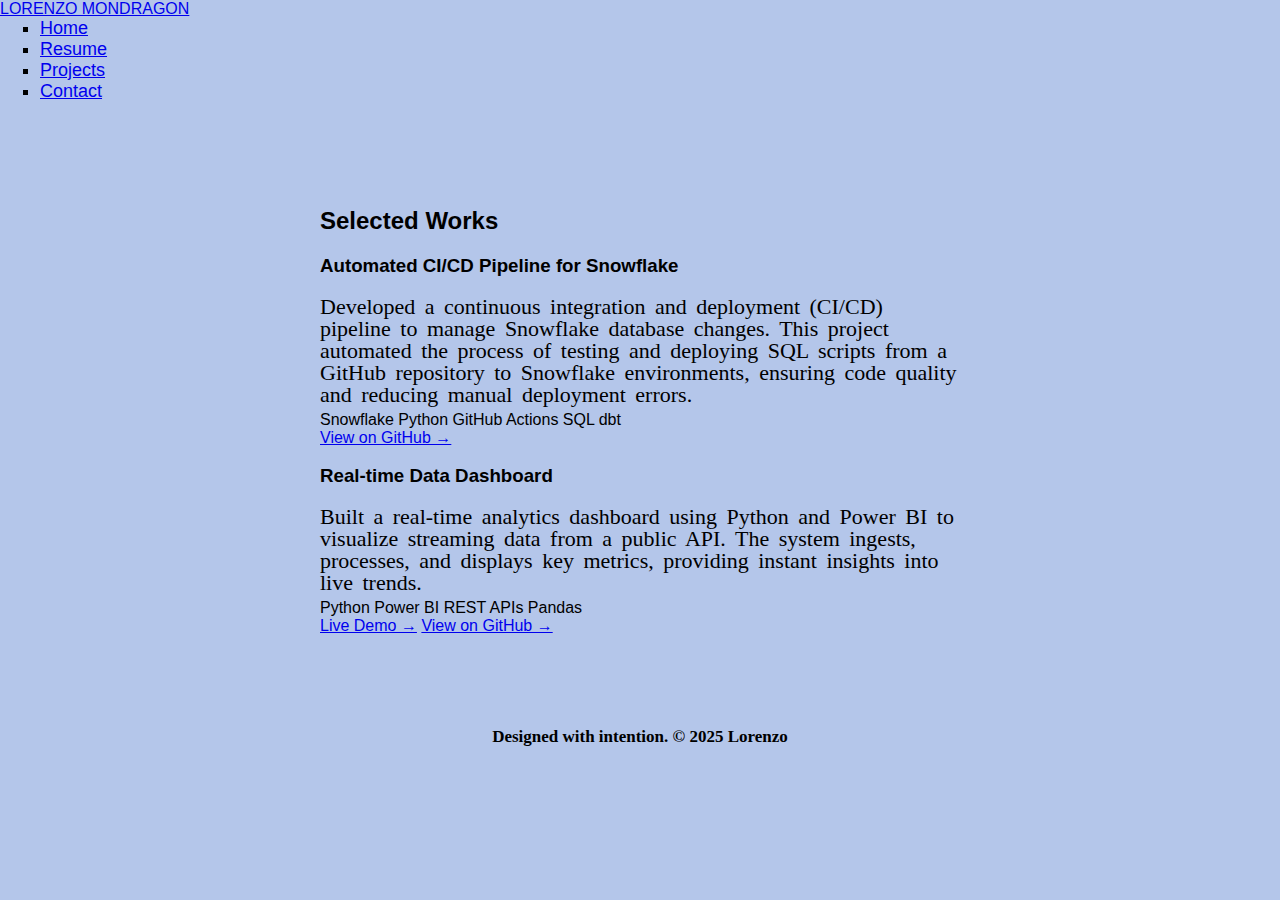
<file: projects.html>
<!DOCTYPE html>
<html lang="en">
<head>
    <meta charset="UTF-8">
    <meta name="viewport" content="width=device-width, initial-scale=1.0">
    <title>Projects | Lorenzo</title>
    <link rel="stylesheet" href="css/style.css">
    <link href="https://fonts.googleapis.com/css2?family=Inter:wght@400;500;700&display=swap" rel="stylesheet">
</head>
<body>
    <header>
        <nav>
            <a href="index.html" class="logo">LORENZO MONDRAGON</a>
            <ul>
                <li><a href="index.html">Home</a></li>
                <li><a href="resume.html">Resume</a></li>
                <li><a href="projects.html" class="active">Projects</a></li>
                <li><a href="contact.html">Contact</a></li>
            </ul>
        </nav>
    </header>

    <main class="main-content">
        <section class="page-header">
            <h2>Selected Works</h2>
        </section>

        <section class="projects-grid">
            <div class="project-card">
                <div class="project-content">
                    <h3>Automated CI/CD Pipeline for Snowflake</h3>
                    <p class="project-description">Developed a continuous integration and deployment (CI/CD) pipeline to manage Snowflake database changes. This project automated the process of testing and deploying SQL scripts from a GitHub repository to Snowflake environments, ensuring code quality and reducing manual deployment errors.</p>
                    <div class="tech-stack">
                        <span>Snowflake</span>
                        <span>Python</span>
                        <span>GitHub Actions</span>
                        <span>SQL</span>
                        <span>dbt</span>
                    </div>
                    <div class="project-links">
                        <a href="#" class="project-link">View on GitHub &rarr;</a>
                    </div>
                </div>
            </div>

            <div class="project-card">
                <div class="project-content">
                    <h3>Real-time Data Dashboard</h3>
                    <p class="project-description">Built a real-time analytics dashboard using Python and Power BI to visualize streaming data from a public API. The system ingests, processes, and displays key metrics, providing instant insights into live trends.</p>
                    <div class="tech-stack">
                        <span>Python</span>
                        <span>Power BI</span>
                        <span>REST APIs</span>
                        <span>Pandas</span>
                    </div>
                    <div class="project-links">
                        <a href="#" class="project-link">Live Demo &rarr;</a>
                        <a href="#" class="project-link">View on GitHub &rarr;</a>
                    </div>
                </div>
            </div>
            
            <!-- Add more project cards here -->

        </section>
    </main>

    <footer class="site-footer">
        <p>Designed with intention. &copy; 2025 Lorenzo</p>
    </footer>
</body>
</html>
</file>
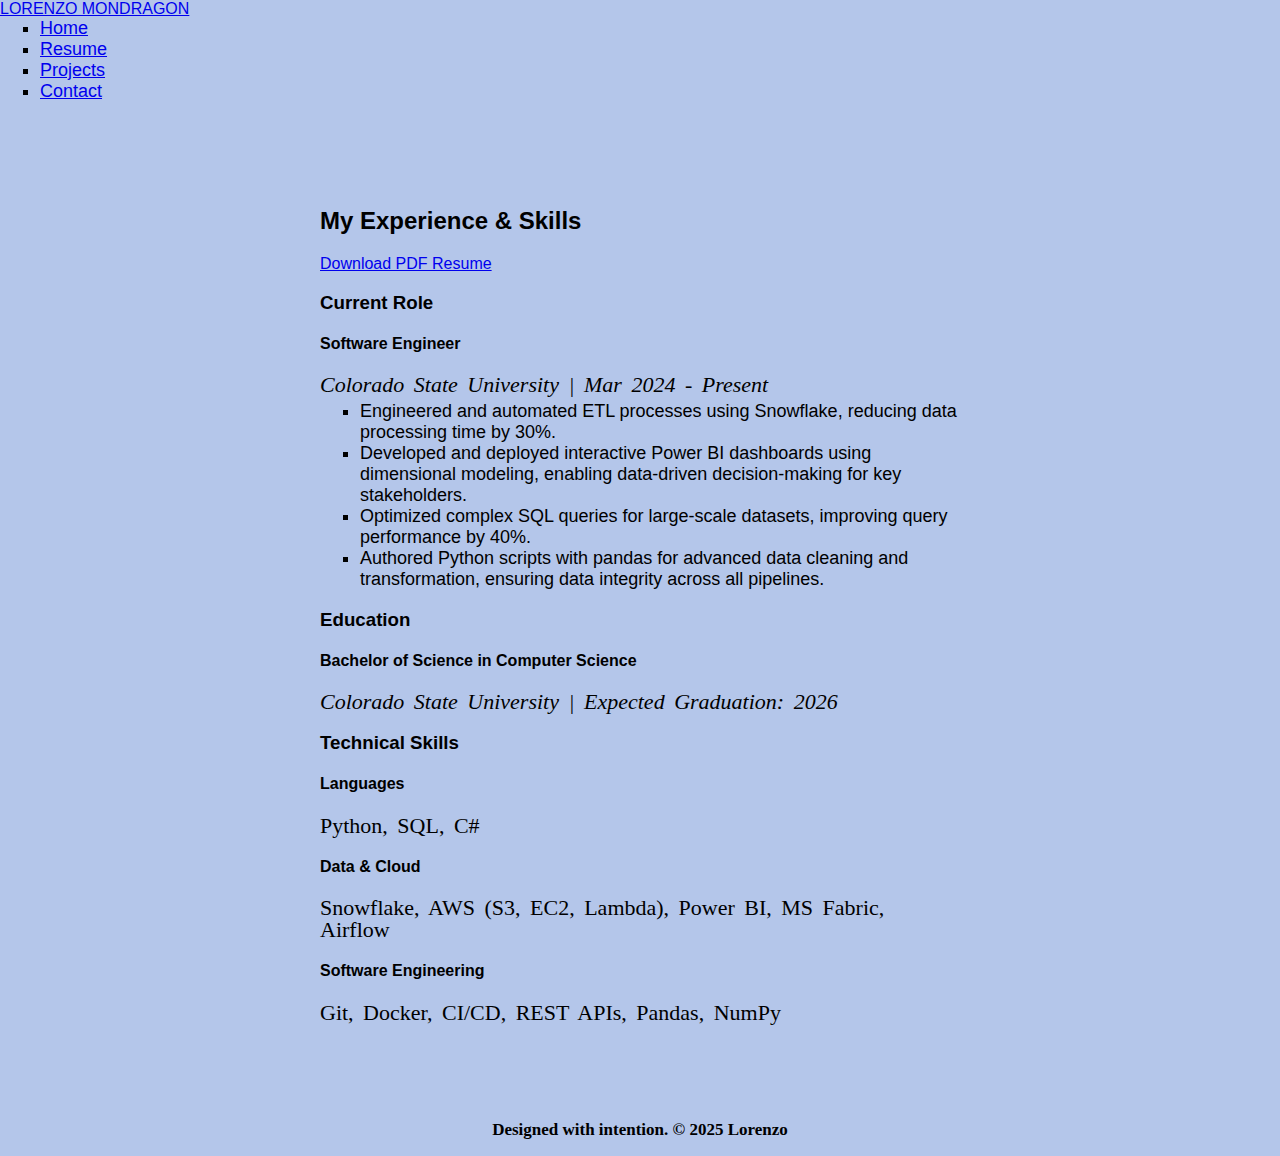
<file: resume.html>
<!DOCTYPE html>
<html lang="en">
<head>
    <meta charset="UTF-8">
    <meta name="viewport" content="width=device-width, initial-scale=1.0">
    <title>Resume | Lorenzo</title>
    <link rel="stylesheet" href="css/style.css">
    <link href="https://fonts.googleapis.com/css2?family=Inter:wght@400;500;700&display=swap" rel="stylesheet">
</head>
<body>
    <header>
        <nav>
            <a href="index.html" class="logo">LORENZO MONDRAGON</a>
            <ul>
                <li><a href="index.html">Home</a></li>
                <li><a href="resume.html" class="active">Resume</a></li>
                <li><a href="projects.html">Projects</a></li>
                <li><a href="contact.html">Contact</a></li>
            </ul>
        </nav>
    </header>

    <main class="main-content">
        <section class="page-header">
            <h2>My Experience & Skills</h2>
            <a href="assets/Lorenzo_Data_Engineer_Resume.pdf" class="btn btn-primary">Download PDF Resume</a>
        </section>

        <section class="resume-section">
            <h3>Current Role</h3>
            <div class="resume-item">
                <h4>Software Engineer</h4>
                <p class="resume-details"><em>Colorado State University | Mar 2024 - Present</em></p>
                <ul>
                    <li>Engineered and automated ETL processes using Snowflake, reducing data processing time by 30%.</li>
                    <li>Developed and deployed interactive Power BI dashboards using dimensional modeling, enabling data-driven decision-making for key stakeholders.</li>
                    <li>Optimized complex SQL queries for large-scale datasets, improving query performance by 40%.</li>
                    <li>Authored Python scripts with pandas for advanced data cleaning and transformation, ensuring data integrity across all pipelines.</li>
                </ul>
            </div>
        </section>

        <section class="resume-section">
            <h3>Education</h3>
            <div class="resume-item">
                <h4>Bachelor of Science in Computer Science</h4>
                <p class="resume-details"><em>Colorado State University | Expected Graduation: 2026</em></p>
            </div>
        </section>
        
        <section class="resume-section">
            <h3>Technical Skills</h3>
            <div class="skills-grid">
                <div class="skill-category">
                    <h4>Languages</h4>
                    <p>Python, SQL, C#</p>
                </div>
                <div class="skill-category">
                    <h4>Data & Cloud</h4>
                    <p>Snowflake, AWS (S3, EC2, Lambda), Power BI, MS Fabric, Airflow</p>
                </div>
                <div class="skill-category">
                    <h4>Software Engineering</h4>
                    <p>Git, Docker, CI/CD, REST APIs, Pandas, NumPy</p>
                </div>
            </div>
        </section>
    </main>

    <footer class="site-footer">
        <p>Designed with intention. &copy; 2025 Lorenzo</p>
    </footer>
</body>
</html>
</file>
<file: css/style.css>
@charset "utf-8";

body {
    font-family: PT Mono, Halvetica, sans-serif;
    margin: 0;
    background-color: #b4c6ea;
}

p, ol, ul{
    margin-top: 0;
    margin-bottom: 5px;
    font-size: large;
}
 
 
ol, ul {
    list-style-type: square;
}


/*************************/
/*    Styling  Header    */
/*************************/
.hero-image img {
    max-width: 100%;
    height: auto;
}

.topnav {
    letter-spacing: 0.07em;
    text-transform: uppercase;
    overflow: hidden;
    display: flex;
    margin-left: 17%;
}

.topnav a {
    display: block;
    float:left;
    text-align: center;
    padding: 23px 16px;
    text-decoration: none;
    font-family: Proxima Nova;
    font-weight: 650;
    font-size: 19px;
    color: black;
    margin-top: 5px;
    margin-bottom: 5px;
    margin-right: 17px;
}

.topnav a:hover {
    background-color: #ceba85;
    box-shadow: 0 0px 0 7px black;
    color: black;
  }

.topnav a.active {
    background-color: #ceba85;
    box-shadow: 0 0 0 5px black;
    color: black;
  }

.topnav .icon {
    display: none;
}

.name {
    padding-left: 25px;
}


@media screen and (max-width: 1000px) {
    .topnav a:not(:first-child) {display: none;}
    .topnav a.icon {
      float: right;
      display: block;
    }
  }

  @media screen and (max-width: 1000px) {
    .topnav.responsive {position: relative;}
    .topnav.responsive .icon {
      position: absolute;
      right: 0;
      top: 0;
    }
    .topnav.responsive a {
      float: none;
      display: block;
      text-align: left;
    }
  }

/***************************/
/* Styling Body */
/***************************/
body p {
    line-height: 100%;
}

main {
    text-align: left;
    padding-top: 80px;
    padding-bottom: 80px;
    padding-left: 25%;
    padding-right: 25%;
}

main h1 {
    font-size: 32px;
    font-weight: 400;
    padding-bottom: 10px;
    word-spacing: 20px;
    color: #30446b;
}

main p {
    word-spacing: 4px;
    font-size: 22px;
    font-family: asap;
}

footer {
    overflow: hidden;
    background-color: #b4c6ea;
    text-align: left;
}


footer p {
    text-decoration: none;
    font-family: Proxima Nova;
    font-weight: 550;
    font-size: 17px;
    color: black;
    padding-top: 1%;
    padding-bottom: 1%;
    text-align: center;
}
</file>
<file: css/bookshelf-style.css>
body {
    font-family: PT Mono, Halvetica, sans-serif;
    margin: 0;
    background-color: #b4c6ea;
}

p, ol, ul{
    margin-top: 0;
}
 
 
ol, ul {
    padding: 0;
    list-style: none;
}

.topnav {
    letter-spacing: 0.07em;
    text-transform: uppercase;
    overflow: hidden;
    display: flex;
    margin-left: 17%;
}

.topnav a {
    display: block;
    float:left;
    text-align: center;
    padding: 23px 16px;
    text-decoration: none;
    font-family: Proxima Nova;
    font-weight: 650;
    font-size: 19px;
    color: black;
    margin-top: 5px;
    margin-bottom: 5px;
    margin-right: 17px;
}

.topnav a:hover {
    background-color: #ceba85;
    box-shadow: 0 0px 0 7px black;
    color: black;
  }

.topnav a.active {
    background-color: #ceba85;
    box-shadow: 0 0 0 5px black;
    color: black;
  }

.topnav .icon {
    display: none;
}

.name {
    padding-left: 25px;
}


@media screen and (max-width: 1000px) {
    .topnav a:not(:first-child) {display: none;}
    .topnav a.icon {
      float: right;
      display: block;
    }
  }

  @media screen and (max-width: 1000px) {
    .topnav.responsive {position: relative;}
    .topnav.responsive .icon {
      position: absolute;
      right: 0;
      top: 0;
    }
    .topnav.responsive a {
      float: none;
      display: block;
      text-align: left;
    }
  }

footer {
    overflow: hidden;
    background-color: #b4c6ea;
    text-align: left;
    color: white;
}

footer p {
    text-decoration: none;
    font-family: Proxima Nova;
    font-weight: 550;
    font-size: 17px;
    color: black;
    padding-top: 1%;
    padding-bottom: 1%;
    text-align: center;
}
</file>
<file: css/contact-style.css>
body {
    font-family: PT Mono, Halvetica, sans-serif;
    margin: 0;
    background-color: #b4c6ea;
}

p, ol, ul{
    margin-top: 0;
}
 
 
ol, ul {
    padding: 0;
    list-style: none;
}

h1 {
    font-size: 30px;

}

.topnav {
    letter-spacing: 0.07em;
    text-transform: uppercase;
    overflow: hidden;
    display: flex;
    margin-left: 17%;
}

.topnav a {
    display: block;
    float:left;
    text-align: center;
    padding: 23px 16px;
    text-decoration: none;
    font-family: Proxima Nova;
    font-weight: 650;
    font-size: 19px;
    color: black;
    margin-top: 5px;
    margin-bottom: 5px;
    margin-right: 17px;
}

.topnav a:hover {
    background-color: #ceba85;
    box-shadow: 0 0px 0 7px black;
    color: black;
  }

.topnav a.active {
    background-color: #ceba85;
    box-shadow: 0 0 0 5px black;
    color: black;
  }

.topnav .icon {
    display: none;
}

.name {
    padding-left: 25px;
}


@media screen and (max-width: 1000px) {
    .topnav a:not(:first-child) {display: none;}
    .topnav a.icon {
      float: right;
      display: block;
    }
  }

  @media screen and (max-width: 1000px) {
    .topnav.responsive {position: relative;}
    .topnav.responsive .icon {
      position: absolute;
      right: 0;
      top: 0;
    }
    .topnav.responsive a {
      float: none;
      display: block;
      text-align: left;
    }
  }

.content {
    padding-left: 15%;
    padding-right: 15%;
    padding-top: 7%;
    padding-bottom: 5%;
}

a {
    text-decoration: none;
    color: blue;
}

footer {
    overflow: hidden;
    background-color:#b4c6ea;
    text-align: left;
    color: white;
}

footer p {
    text-decoration: none;
    font-family: Proxima Nova;
    font-weight: 550;
    font-size: 17px;
    color: black;
    padding-top: 1%;
    padding-bottom: 1%;
    text-align: center;
}
</file>
<file: css/projects-style.css>
body {
    font-family: PT Mono, Halvetica, sans-serif;
    margin: 0;
    background-color: #b4c6ea;
    font-size: 20px;
    text-align: left;
}

p, ol, ul{
    margin-top: 0;
    margin-bottom: 5px;
}
 
 
ol, ul {
    
    list-style-type: square;
}

h1, h2, h3, h4 {
  font-size: 30px;
  color: #254E58;  
}

.topnav {
    letter-spacing: 0.07em;
    text-transform: uppercase;
    overflow: hidden;
    display: flex;
    margin-left: 17%;
}

.topnav a {
    display: block;
    float:left;
    text-align: center;
    padding: 23px 16px;
    text-decoration: none;
    font-family: Proxima Nova;
    font-weight: 650;
    font-size: 19px;
    color: black;
    margin-top: 5px;
    margin-bottom: 5px;
    margin-right: 17px;
}

.topnav a:hover {
    background-color: #ceba85;
    box-shadow: 0 0px 0 7px black;
    color: black;
  }

.topnav a.active {
    background-color: #ceba85;
    box-shadow: 0 0 0 5px black;
    color: black;
  }

.topnav .icon {
    display: none;
}

.name {
    padding-left: 25px;
}


@media screen and (max-width: 1000px) {
    .topnav a:not(:first-child) {display: none;}
    .topnav a.icon {
      float: right;
      display: block;
    }
  }

  @media screen and (max-width: 1000px) {
    .topnav.responsive {position: relative;}
    .topnav.responsive .icon {
      position: absolute;
      right: 0;
      top: 0;
    }
    .topnav.responsive a {
      float: none;
      display: block;
      text-align: left;
    }
  }

.content {
  padding-left: 15%;
  padding-right: 15%;
  padding-top: 7%;
  padding-bottom: 5%;
  display: block;
}

.intro {
  font-size: 21px;
  text-align: left;
  padding-bottom: 10x;
}

.intro img {
  padding-bottom: 20px;
}

.p1 {
  box-shadow: inset 0 -3em 3em rgba(0, 0, 0, 0.1), 0 0 0 2px rgb(255, 255, 255),
  0.3em 0.3em 1em rgba(0, 0, 0, 0.3);
  padding: 15px;
  margin-top: 30px;
  margin-bottom: 20px;
}

.p2 {
  box-shadow: inset 0 -3em 3em rgba(0, 0, 0, 0.1), 0 0 0 2px rgb(255, 255, 255),
    0.3em 0.3em 1em rgba(0, 0, 0, 0.3);
    padding: 15px;
    margin-bottom: 20px;
}

.p3 {
  box-shadow: inset 0 -3em 3em rgba(0, 0, 0, 0.1), 0 0 0 2px rgb(255, 255, 255),
    0.3em 0.3em 1em rgba(0, 0, 0, 0.3);
    padding: 15px;
    margin-bottom: 20px;
}

.p4 {
  box-shadow: inset 0 -3em 3em rgba(0, 0, 0, 0.1), 0 0 0 2px rgb(255, 255, 255),
    0.3em 0.3em 1em rgba(0, 0, 0, 0.3);
    padding: 15px;
    margin-bottom: 20px;
}



footer {
    overflow: hidden;
    background-color: #b4c6ea;
    text-align: left;
    color: white;
}

footer p {
    text-decoration: none;
    font-family: Proxima Nova;
    font-weight: 550;
    font-size: 17px;
    color: black;
    padding-top: 1%;
    padding-bottom: 1%;
    text-align: center;
}
</file>
<file: css/resume-style.css>
@charset "utf-8";

body {
    font-family: PT Mono, Halvetica, sans-serif;
    margin: 0;
    background-color: #b4c6ea;
}

p, ol, ul{
    margin-top: 0;
    margin-bottom: 5px;
}
 
 
ol, ul {
    list-style-type: square;
}

h1, h2, h3, h4, h5 {
    font-size: 30px;
    color: #254E58;
}

.content {
    padding-left: 15%;
    padding-right: 15%;
    padding-top: 7%;
    padding-bottom: 5%;
}
/***************************/
/******* Education *********/
/***************************/

.education {
    display: flex;
}

.college-left {
    text-align: left;
    width: 70%;

}

.college-right {
    text-align: right;
    width: 30%;
    
}

.college-right p{
    padding-top: 24px;
    padding-bottom: 17px;
}

/***************************/
/******* Experience ********/
/***************************/
.experience {
}

.job-row-1 {
    display: flex;
}

.job-row-2 {
    display: flex;
    padding-bottom: 15px;
}
/**************************/
.job1 {
}

.job1-left {
    text-align: left;
    width: 70%;
}

.job1-right {
    text-align: right;
    width: 30%;
}

.job1-bullet {
}
/**************************/

.job2 {
}

.job2-left {
    text-align: left;
    width: 70%;
}
.job2-right {
    text-align: right;
    width: 30%;
}
/**************************/

.job3 {
}

.job3-left {
    text-align: left;
    width: 70%;
}
.job3-right {
    text-align: right;
    width: 30%;
}
/**************************/
.job4 {
}

.job4-left {
    text-align: left;
    width: 70%;
}
.job4-right {
    text-align: right;
    width: 30%;
}
/*******************************/
/*Technical Skills & Coursework*/
/*******************************/
.techskills{
    display: flex;
}

.skills-left {
    text-align: left;
    width: 30%;
    float: left;
}

.skills-center {
    text-align: left;
    width: 20%;
    float: left;
}

.skills-right{
    text-align: left;
    float: right;
    width: 30%;
}

/***************************/
/**** Honors & Awards ******/
/***************************/

.honors-wrapper{
    display: flex;
}

.honors {
    text-align: left;
    width: 100%;
}


/***************************/
/******* Activies **********/
/***************************/
.activites-wrapper{
    display: flex;
}

.activites-left {
    text-align: left;
    width: 70%;
}

.activites-right{
    text-align: right;
    width: 30%;
}

/**************************/

.topnav {
    letter-spacing: 0.07em;
    text-transform: uppercase;
    overflow: hidden;
    display: flex;
    margin-left: 17%;
}

.topnav a {
    display: block;
    float:left;
    text-align: center;
    padding: 23px 16px;
    text-decoration: none;
    font-family: Proxima Nova;
    font-weight: 650;
    font-size: 19px;
    color: black;
    margin-top: 5px;
    margin-bottom: 5px;
    margin-right: 17px;
}

.topnav a:hover {
    background-color: #ceba85;
    box-shadow: 0 0px 0 7px black;
    color: black;
  }

.topnav a.active {
    background-color: #ceba85;
    box-shadow: 0 0 0 5px black;
    color: black;
  }

.topnav .icon {
    display: none;
}

.name {
    padding-left: 25px;
}


@media screen and (max-width: 1000px) {
    .topnav a:not(:first-child) {display: none;}
    .topnav a.icon {
      float: right;
      display: block;
    }
  }

  @media screen and (max-width: 1000px) {
    .topnav.responsive {position: relative;}
    .topnav.responsive .icon {
      position: absolute;
      right: 0;
      top: 0;
    }
    .topnav.responsive a {
      float: none;
      display: block;
      text-align: left;
    }
  }


/**************************/
footer {
    overflow: hidden;
    background-color:#b4c6ea;
    text-align: left;
    color: white;
}

footer p {
    text-decoration: none;
    font-family: Proxima Nova;
    font-weight: 550;
    font-size: 17px;
    color: black;
    padding-top: 1%;
    padding-bottom: 1%;
    text-align: center;
}
</file>
<file: css/youtube-style.css>
@charset "utf-8";

body {
    font-family: PT Mono, Halvetica, sans-serif;
    margin: 0;
    background-color: #b4c6ea;
}

p, ol, ul{
    margin-top: 0;
    margin-bottom: 5px;
}
 
 
ol, ul {
    list-style-type: square;
}

h1{
    font-size: 30px;
    color: #254E58;
}

h2, h3, h4{
    color: #254E58;
    font-size: 25px;
}

.topnav {
    letter-spacing: 0.07em;
    text-transform: uppercase;
    overflow: hidden;
    display: flex;
    margin-left: 17%;
}

.topnav a {
    display: block;
    float:left;
    text-align: center;
    padding: 23px 16px;
    text-decoration: none;
    font-family: Proxima Nova;
    font-weight: 650;
    font-size: 19px;
    color: black;
    margin-top: 5px;
    margin-bottom: 5px;
    margin-right: 17px;
}

.topnav a:hover {
    background-color: #ceba85;
    box-shadow: 0 0px 0 7px black;
    color: black;
  }

.topnav a.active {
    background-color: #ceba85;
    box-shadow: 0 0 0 5px black;
    color: black;
  }

.topnav .icon {
    display: none;
}

.name {
    padding-left: 25px;
}


@media screen and (max-width: 1000px) {
    .topnav a:not(:first-child) {display: none;}
    .topnav a.icon {
      float: right;
      display: block;
    }
  }

  @media screen and (max-width: 1000px) {
    .topnav.responsive {position: relative;}
    .topnav.responsive .icon {
      position: absolute;
      right: 0;
      top: 0;
    }
    .topnav.responsive a {
      float: none;
      display: block;
      text-align: left;
    }
  }

.content {
    padding-left: 12%;
    padding-right: 12%;
    padding-top: 7%;
    padding-bottom: 5%;
}

.about {
    margin-top: 60px;
    margin-left: 30px;
    padding-bottom: 100px;   
}

.item-1 {
    margin-top: 60px;
    margin-left: 30px;
    padding-bottom: 100px;
    display:flexbox; 
}

.drone-video {
      width: 60%;
}

.drone-text {
    width:40%;
    padding-top: 8%;

}

.item-2 {
    display:flexbox; 
    margin-top: 10px;
    margin-left: 30px;
    padding-bottom: 100px;  
}

.itx-video{
    width: 60%;
}

.itx-text {
    width:40%;
    padding-top: 8%;
}

.item-3 {
    display:flexbox;
    margin-top: 10px;
    margin-left: 30px;
    padding-bottom: 50px; 
}

.sev-video{
    width: 60%;
}

.sev-text {
    width:40%;
    padding-top: 8%;
}

footer {
    overflow: hidden;
    background-color: #b4c6ea;
    text-align: left;
    color: white;
}

footer p {
    text-decoration: none;
    font-family: Proxima Nova;
    font-weight: 550;
    font-size: 17px;
    color: black;
    padding-top: 1%;
    padding-bottom: 1%;
    text-align: center;
}
</file>
